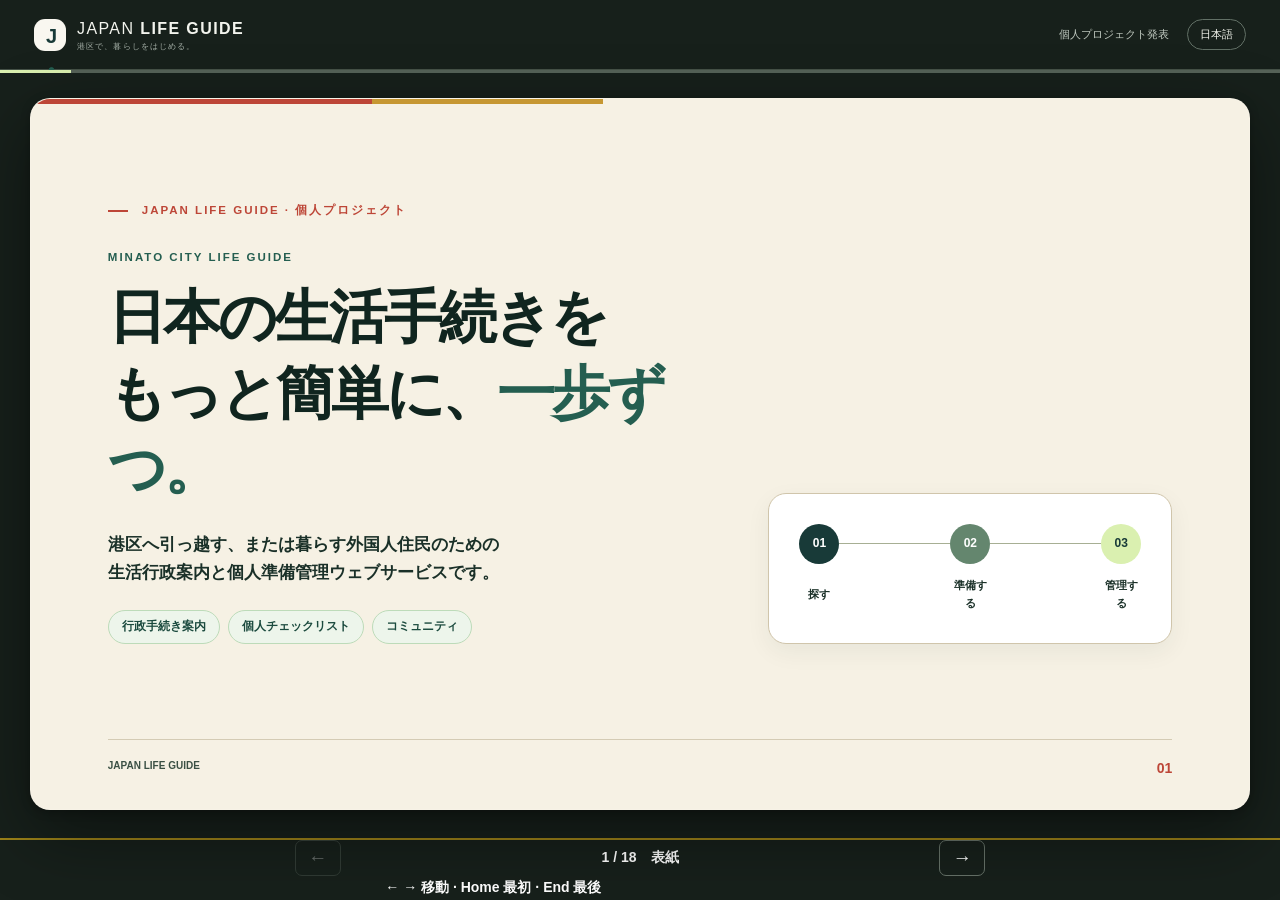
<file: index.html>
<!doctype html>
<html lang="ko">
<head>
  <meta charset="utf-8">
  <meta name="viewport" content="width=device-width, initial-scale=1">
  <meta name="description" content="JAPAN LIFE GUIDE 個人プロジェクト発表">
  <title>JAPAN LIFE GUIDE | プロジェクト発表</title>
  <link rel="stylesheet" href="docs/assets/portfolio.css">
  <link rel="stylesheet" href="docs/assets/deck-fixes.css">
</head>
<body>
  <a class="skip-link" href="#slide-content">本文へ移動</a>
  <header class="deck-header">
    <a class="brand" href="#slide-1" aria-label="最初のスライドへ移動"><span class="brand-mark" aria-hidden="true">J<span>•</span></span><span>JAPAN <strong>LIFE GUIDE</strong><small>港区で、暮らしをはじめる。</small></span></a>
    <div class="header-meta"><span>個人プロジェクト発表</span><span class="lang-chip">日本語</span></div>
  </header>

  <main class="deck-shell" id="slide-content">
    <div class="deck-progress" aria-hidden="true"><i id="progress-bar"></i></div>
    <section class="slide active cover-slide" id="slide-1" data-title="表紙" aria-label="1. 表紙">
      <div class="slide-topline"><span class="accent-line"></span><p>JAPAN LIFE GUIDE · 個人プロジェクト</p></div>
      <div class="cover-layout">
        <div><p class="eyebrow">MINATO CITY LIFE GUIDE</p><h1>日本の生活手続きを<br>もっと簡単に、<em>一歩ずつ。</em></h1><p class="lead">港区へ引っ越す、または暮らす外国人住民のための<br>生活行政案内と個人準備管理ウェブサービスです。</p><div class="tag-list"><span>行政手続き案内</span><span>個人チェックリスト</span><span>コミュニティ</span></div></div>
        <div class="cover-route" aria-label="サービスの流れ"><b>01</b><i></i><b>02</b><i></i><b>03</b><small>探す</small><small>準備する</small><small>管理する</small></div>
      </div>
      <div class="slide-footer-line"><span>JAPAN LIFE GUIDE</span><strong>01</strong></div>
    </section>

    <section class="slide" id="slide-2" data-title="課題の定義" aria-label="2. 課題の定義">
      <div class="slide-topline"><span class="accent-line"></span><p>01 · 課題</p></div>
      <div class="two-column hero-copy"><div><p class="eyebrow">このサービスの理由</p><h2>生活行政の情報は<br>分散していて、準備は<br><em>人によって異なります。</em></h2></div><div class="copy-panel"><p>引っ越し・住民登録・生活手続きは、機関ごとの案内をそれぞれ確認する必要があります。必要書類と順序を確認した後も、個人の準備状況と訪問予定を別々に管理しなければなりません。</p><p>JAPAN LIFE GUIDEは公開されている行政案内を一つにまとめ、ログインした会員が自分の準備項目を続けて管理できるように構成しました。</p></div></div>
      <div class="slide-footer-line"><span>課題の定義</span><strong>02</strong></div>
    </section>

    <section class="slide" id="slide-3" data-title="サービス範囲" aria-label="3. サービス範囲">
      <div class="slide-topline"><span class="accent-line"></span><p>02 · サービス範囲</p></div><p class="eyebrow">一つのサービス、三つの流れ</p><h2>案内を探し、準備を管理し、<br><em>経験を共有します。</em></h2>
      <div class="scope-grid"><article><span>01</span><h3>公開案内</h3><p>手続き、書類、手順、機関、公式情報を多言語で確認します。</p></article><article><span>02</span><h3>個人管理</h3><p>必要な手続きを保存し、チェックリストと予定で準備します。</p></article><article><span>03</span><h3>コミュニティ</h3><p>生活経験を投稿し、コメント・いいね・通報を利用します。</p></article></div>
      <div class="slide-footer-line"><span>サービス範囲</span><strong>03</strong></div>
    </section>

    <section class="slide" id="slide-4" data-title="技術スタック" aria-label="4. 技術スタック">
      <div class="slide-topline"><span class="accent-line"></span><p>03 · 技術スタック</p></div>
      <div class="split-heading"><div><p class="eyebrow">実装環境</p><h2>現在のプロジェクトで<br>使用している技術です。</h2></div><p>ライブラリとバージョンは実際のMaven設定を基準に整理しました。</p></div>
      <div class="stack-grid"><article><span>BACKEND</span><strong>Java 17</strong><p>Spring Boot 3.5.16<br>Security · Bean Validation</p><div class="badge-chip">Spring Boot 3.5</div></article><article><span>DATABASE</span><strong>Oracle · MyBatis</strong><p>100% XML Mapper 分離<br>H2 Oracle Mode 互換</p><div class="badge-chip orange">MyBatis 100%</div></article><article><span>FRONTEND</span><strong>JSP · JSTL</strong><p>HTML5 · CSS3 · ES6+<br>fetch API 非同期通信</p><div class="badge-chip blue">fetch API 非同期</div></article><article><span>QUALITY</span><strong>41 Tests</strong><p>MockMvc 統合テスト<br>Oracle 11g 互換検証</p><div class="badge-chip">41 Tests PASS</div></article></div>
      <div class="slide-footer-line"><span>技術スタック</span><strong>04</strong></div>
    </section>

    <section class="slide" id="slide-5" data-title="リクエスト処理" aria-label="5. リクエスト処理">
      <div class="slide-topline"><span class="accent-line"></span><p>04 · リクエストフロー</p></div><p class="eyebrow">MYBATISを使ったMVC</p><h2>画面からのリクエストは検証と業務処理を経て<br><em>Oracleのデータへつながります。</em></h2>
      <div class="flow-row"><article><strong>JSP</strong><span>画面表示</span></article><i>→</i><article><strong>Controller</strong><span>リクエスト受信</span></article><i>→</i><article><strong>Service</strong><span>検証・業務処理</span></article><i>→</i><article><strong>Mapper</strong><span>SQL実行</span></article><i>→</i><article><strong>Oracle</strong><span>データ保存</span></article></div><p class="bottom-note">例：コミュニティ投稿は、ログイン確認 → 入力値検証 → 投稿保存 → 詳細画面への移動という順序で処理します。</p>
      <div class="slide-footer-line"><span>リクエスト処理</span><strong>05</strong></div>
    </section>

    <section class="slide" id="slide-6" data-title="行政手続き案内" aria-label="6. 行政手続き案内">
      <div class="slide-topline"><span class="accent-line"></span><p>05 · 手続き案内</p></div>
      <div class="two-column"><div><p class="eyebrow">公開情報</p><h2>手続きごとに必要な情報を<br><em>一つの画面で確認します。</em></h2><p class="lead small-lead">公開状態の手続きだけを一覧と詳細画面で表示します。</p></div><div class="procedure-card-demo"><div><span class="mini-tag">生活行政</span><b>転入に関する案内</b><p>対象 · 期限 · 書類 · 手順 · 機関 · 公式情報</p></div><ol><li>対象と条件を確認</li><li>必要書類を準備</li><li>窓口訪問または申請</li></ol></div></div>
      <div class="feature-pills"><span>初期案内19件</span><span>検索</span><span>分類フィルター</span><span>ページ分割</span><span>公式情報の確認日</span></div>
      <div class="slide-footer-line"><span>行政手続き案内</span><strong>06</strong></div>
    </section>

    <section class="slide" id="slide-7" data-title="多言語案内" aria-label="7. 多言語案内">
      <div class="slide-topline"><span class="accent-line"></span><p>06 · 多言語コンテンツ</p></div><p class="eyebrow">JA · KO · EN</p><h2>同じ手続きを<br><em>三つの言語で案内します。</em></h2>
      <div class="language-grid"><article><span>日本語</span><strong>基本案内の原文</strong><p>手続きと行政情報の基本表示言語です。</p></article><article><span>韓国語</span><strong>翻訳テーブル</strong><p>手続き・書類・手順・出典の韓国語表示に対応します。</p></article><article><span>英語</span><strong>翻訳テーブル</strong><p>英語の翻訳行がある場合は英語で表示します。</p></article></div>
      <div class="slide-footer-line"><span>多言語案内</span><strong>07</strong></div>
    </section>

    <section class="slide" id="slide-8" data-title="会員と認証" aria-label="8. 会員と認証">
      <div class="slide-topline"><span class="accent-line"></span><p>07 · アカウント</p></div>
      <div class="two-column"><div><p class="eyebrow">会員フロー</p><h2>会員情報を保護しながら<br><em>個人機能を提供します。</em></h2></div><div class="account-steps"><div><b>01</b><span>会員登録</span><small>ログインID・メール重複確認</small></div><div><b>02</b><span>メール認証</span><small>認証コードの確認</small></div><div><b>03</b><span>ログイン</span><small>BCryptハッシュのパスワード検証</small></div><div><b>04</b><span>アカウント管理</span><small>ログインID検索・パスワード再設定・変更</small></div></div></div>
      <div class="slide-footer-line"><span>会員と認証</span><strong>08</strong></div>
    </section>

    <section class="slide" id="slide-9" data-title="個人チェックリスト" aria-label="9. 個人チェックリスト">
      <div class="slide-topline"><span class="accent-line"></span><p>08 · 個人タスク</p></div>
      <div class="split-heading"><div><p class="eyebrow">保存して準備する</p><h2>案内を保存すると<br><em>自分の準備リストになります。</em></h2></div><div class="check-demo"><p>転入に関する案内</p><label><i>✓</i> 必要書類を確認</label><label><i>✓</i> 訪問予定を登録</label><label><i></i> 申請前に最終確認</label><b>準備中</b></div></div>
      <div class="feature-pills"><span>手続き保存</span><span>書類コピー作成</span><span>チェック状態保存</span><span>準備状態の自動計算</span><span>改訂番号の比較</span></div>
      <div class="slide-footer-line"><span>個人チェックリスト</span><strong>09</strong></div>
    </section>

    <section class="slide" id="slide-10" data-title="予定カレンダー" aria-label="10. 予定カレンダー">
      <div class="slide-topline"><span class="accent-line"></span><p>09 · カレンダー</p></div>
      <div class="two-column"><div><p class="eyebrow">タスクイベント</p><h2>準備する予定を<br><em>カレンダーで管理します。</em></h2><p class="lead small-lead">手続きごとの予定登録、完了への変更、削除に対応します。</p></div><div class="calendar-demo"><header><b>‹</b><strong>2026年10月</strong><b>›</b></header><div class="week"><span>日</span><span>月</span><span>火</span><span>水</span><span>木</span><span>金</span><span>土</span></div><div class="days"><i></i><i></i><i></i><i>1</i><i>2</i><i>3</i><i>4</i><i>5</i><i>6</i><i class="event">7<b>1</b></i><i>8</i><i>9</i><i>10</i><i>11</i></div></div></div>
      <div class="slide-footer-line"><span>予定カレンダー</span><strong>10</strong></div>
    </section>

    <section class="slide" id="slide-11" data-title="コミュニティ" aria-label="11. コミュニティ">
      <div class="slide-topline"><span class="accent-line"></span><p>10 · コミュニティ</p></div><p class="eyebrow">生活経験の共有と非同期UX</p><h2>生活経験を共有し、<br><em>fetch APIでスムーズに反応します。</em></h2>
      <div class="community-demo"><aside><b>すべての投稿</b><span>行政手続き</span><span>住まい・生活</span><span>留学生生活</span><span>就職・仕事</span></aside><article><small>生活 · 2026.10.02</small><h3>日本での生活を始めるときに準備したこと</h3><p>投稿本文、画像添付、そしてfetch APIによる画面再読込のない非同期コメント・いいね・ブックマークを提供します。</p><footer>閲覧数 · いいね · コメント</footer></article></div>
      <div class="feature-pills"><span class="badge-chip">⚡ 非同期コメント (作成・修正・削除)</span><span class="badge-chip">⚡ 即時いいね・ブックマーク</span><span class="badge-chip">画像マジックナンバー検証</span></div>
      <div class="slide-footer-line"><span>コミュニティ</span><strong>11</strong></div>
    </section>

    <section class="slide" id="slide-12" data-title="コミュニティ保護" aria-label="12. コミュニティ保護">
      <div class="slide-topline"><span class="accent-line"></span><p>11 · コミュニティの安全</p></div>
      <div class="two-column"><div><p class="eyebrow">反応と通報</p><h2>反応機能と通報処理を<br><em>分けて管理します。</em></h2></div><div class="safety-grid"><article><b>いいね</b><p>会員ごとの重複反応を防ぎ、現在の数を表示します。</p></article><article><b>ブックマーク</b><p>会員が関心のある投稿を保存し、一覧から確認できます。</p></article><article><b>通報</b><p>投稿・コメントの通報理由と処理状態を管理します。</p></article><article><b>監査履歴</b><p>管理者による通報処理の前後の状態を記録します。</p></article></div></div>
      <div class="slide-footer-line"><span>コミュニティ保護</span><strong>12</strong></div>
    </section>

    <section class="slide" id="slide-13" data-title="管理者機能" aria-label="13. 管理者機能">
      <div class="slide-topline"><span class="accent-line"></span><p>12 · 管理者</p></div><p class="eyebrow">ROLE ADMIN</p><h2>管理者だけに<br><em>安全な運営機能を提供します。</em></h2>
      <div class="admin-grid"><article><span>MEMBER</span><strong>会員管理</strong><p>会員の役割(ROLE)と状態(ACTIVE/INACTIVE)を変更し、監査ログを記録します。</p></article><article><span>CONTENT</span><strong>行政コンテンツ</strong><p>手続き・書類・手順・公式機関を登録・編集し、多言語翻訳と公開状態を管理します。</p></article><article><span>COMMUNITY</span><strong>投稿・通報管理</strong><p>Oracle 11g ROWNUMによる10件単位のページング、投稿状態変更、通報処理を行います。</p><div class="badge-chip orange">10件ページング (ROWNUM)</div></article></div>
      <div class="slide-footer-line"><span>管理者機能</span><strong>13</strong></div>
    </section>

    <section class="slide" id="slide-14" data-title="データベース設計" aria-label="14. データベース設計">
      <div class="slide-topline"><span class="accent-line"></span><p>13 · データベース設計</p></div>
      <div class="split-heading"><div><p class="eyebrow">ORACLE AND MYBATIS</p><h2>共通案内と個人記録を<br><em>分けて保存します。</em></h2></div><p>実際の列・データ型・制約条件の基準はOracle DDLです。</p></div>
      <div class="db-grid"><article><b>案内データ</b><span>REGION · CATEGORY · PROCEDURE · DOCUMENT · STEP · SOURCE · OFFICE</span></article><article><b>会員データ</b><span>MEMBER · EMAIL_VERIFICATION · PASSWORD_RESET</span></article><article><b>個人記録</b><span>USER_TASK · USER_CHECK · USER_TASK_EVENT</span></article><article><b>コミュニティ</b><span>POST · COMMENT · IMAGE · LIKE · BOOKMARK · REPORT · NOTIFICATION</span></article></div>
      <div class="slide-footer-line"><span>データベース設計</span><strong>14</strong></div>
    </section>

    <section class="slide" id="slide-15" data-title="セキュリティと整合性" aria-label="15. セキュリティと整合性">
      <div class="slide-topline"><span class="accent-line"></span><p>14 · セキュリティと整合性</p></div><p class="eyebrow">サーバー側の検証とUX配慮</p><h2>画面だけを信頼せず、<br><em>サーバーとDBで厳格に検証します。</em></h2>
      <div class="security-list"><div><strong>BCrypt</strong><span>パスワードの原文ではなくハッシュを保存します。</span></div><div><strong>CSRF &amp; IDOR</strong><span>全変更リクエストにCSRF検証、本人以外の直接操作を遮断します。</span></div><div><strong>入力保持 &amp; 検証</strong><span>Bean Validation(@Valid)とエラー時の入力値復元（入力消失防止）を適用。</span></div><div><strong>ファイル検証</strong><span>拡張子偽装を防ぐため画像バイナリヘッダー（マジックナンバー）を検査します。</span></div></div>
      <div class="slide-footer-line"><span>セキュリティと整合性</span><strong>15</strong></div>
    </section>

    <section class="slide" id="slide-16" data-title="検証" aria-label="16. 検証">
      <div class="slide-topline"><span class="accent-line"></span><p>15 · 検証</p></div>
      <div class="two-column"><div><p class="eyebrow">テストとレビュー</p><h2>修正後は<br><em>実行結果で確認しました。</em></h2></div><div class="result-panel"><strong>41</strong><span>統合テスト合格</span><hr><p>H2プレビュー環境で会員・個人チェックリスト・コミュニティ・通報・管理機能を検証しました。</p><ul><li>HTTP公開・認証・IDOR権限検証を確認</li><li>MyBatis 100% SQLマッパー移行を検証</li><li>Oracle 11g ROWNUMページ分割・CLOB変換を検証</li></ul></div></div>
      <div class="slide-footer-line"><span>検証</span><strong>16</strong></div>
    </section>

    <section class="slide" id="slide-17" data-title="GitHub Pages" aria-label="17. GitHub Pages">
      <div class="slide-topline"><span class="accent-line"></span><p>16 · 静的ポートフォリオ</p></div><p class="eyebrow">GITHUB PAGES &amp; PDF EXPORT</p><h2>この発表ページは静的公開され、<br><em>高解像度PDFとしても出力できます。</em></h2>
      <div class="pages-grid"><article><b>GitHub Pages での閲覧</b><p>HTML・CSS・JavaScriptで構築した発表スライドをWeb上でインタラクティブに操作可能です。</p></article><article><b>PDF エクスポート対応</b><p>印刷スタイル(@media print)に対応。ブラウザで [Ctrl + P] を押すだけで、全18枚の16:9横向き高画質PDFとして保存できます。</p><div class="badge-chip">Ctrl + P でPDF保存可能</div></article></div>
      <div class="slide-footer-line"><span>静的ポートフォリオ</span><strong>17</strong></div>
    </section>

    <section class="slide" id="slide-18" data-title="まとめ" aria-label="18. まとめ">
      <div class="slide-topline"><span class="accent-line"></span><p>17 · まとめ</p></div>
      <div class="closing"><p class="eyebrow">JAPAN LIFE GUIDE</p><h2>案内を探す段階から<br>準備を管理する段階まで、<br><em>一つの流れにつなげました。</em></h2><p class="lead">行政手続き案内 · 会員個人管理 · コミュニティ · 管理者機能 · Oracleデータ設計</p><div class="tag-list"><span>Java 17</span><span>Spring Boot</span><span>JSP</span><span>Oracle</span><span>MyBatis</span></div><p class="thanks">ありがとうございました。</p><strong>Q &amp; A</strong></div>
      <div class="slide-footer-line"><span>まとめ</span><strong>18</strong></div>
    </section>
  </main>

  <footer class="deck-controls" aria-label="スライド移動"><button type="button" id="prev-button" aria-label="前のスライド">←</button><span id="slide-status" aria-live="polite">1 / 18　表紙</span><button type="button" id="next-button" aria-label="次のスライド">→</button><span class="keyboard-help">← → 移動 · Home 最初 · End 最後</span></footer>
  <script src="docs/assets/portfolio.js"></script>
</body>
</html>
</file>
<file: docs/assets/portfolio.css>
:root{--ink:#183a38;--deep:#122c29;--paper:#f6f1e4;--paper-soft:#fcf9f1;--muted:#69746c;--green:#245e50;--accent:#daf0b0;--red:#bd4637;--gold:#c69732;--line:#d9cfb8;--radius:20px}*{box-sizing:border-box}html,body{height:100%}body{margin:0;overflow:hidden;background:#17201b;color:var(--ink);font-family:"Yu Gothic","Meiryo","Malgun Gothic",system-ui,sans-serif;line-height:1.7}.skip-link{position:absolute;z-index:10;left:16px;top:-80px;background:#fff;padding:10px;color:var(--ink)}.skip-link:focus{top:12px}.deck-header{height:70px;padding:0 34px;border-bottom:1px solid #455147;display:flex;align-items:center;justify-content:space-between;color:#f3f4ee}.brand{display:flex;align-items:center;gap:11px;color:inherit;text-decoration:none;font-size:16px;letter-spacing:1.4px;font-weight:500}.brand strong{font-weight:800}.brand small{display:block;margin-top:-2px;color:#a5afa7;font-size:8px;letter-spacing:1.1px}.brand-mark{display:grid;place-items:center;width:32px;height:32px;border-radius:11px;background:#f9f7f0;color:var(--ink);font-size:20px;font-weight:800;letter-spacing:-3px}.brand-mark span{color:var(--green)}.header-meta{display:flex;align-items:center;gap:18px;color:#bec7be;font-size:11px}.lang-chip{border:1px solid #627066;border-radius:99px;padding:5px 12px;color:#f5f6ef}.deck-shell{position:relative;display:grid;place-items:center;height:calc(100vh - 132px);padding:28px 30px}.deck-progress{position:absolute;top:0;left:0;right:0;height:3px;background:#566258}.deck-progress i{display:block;width:5.555%;height:100%;background:var(--accent);transition:width .2s ease}.slide{display:none;position:relative;width:min(100%,1410px);height:min(100%,780px);min-height:0;padding:clamp(38px,5vw,78px) clamp(42px,6vw,94px) 54px;overflow:auto;border-radius:20px;background:var(--paper);box-shadow:0 20px 55px #00000035}.slide.active{display:block;animation:appear .22s ease}@keyframes appear{from{opacity:.1;transform:translateX(12px)}to{opacity:1;transform:none}}.slide::before{content:"";position:absolute;top:0;left:0;width:28%;height:5px;background:var(--red)}.slide::after{content:"";position:absolute;top:0;left:28%;width:19%;height:5px;background:var(--gold)}.slide-topline{display:flex;align-items:center;gap:14px;color:var(--red);font-size:11px;font-weight:800;letter-spacing:2px}.slide-topline p{margin:0}.accent-line{display:block;width:20px;height:2px;background:var(--red)}.eyebrow{margin:0 0 13px;color:#708074;font-size:10px;font-weight:800;letter-spacing:2.1px}h1,h2,h3,p{margin-top:0}h1{margin:0;font-size:clamp(42px,4.5vw,72px);line-height:1.31;letter-spacing:-3px}h2{margin:0;font-size:clamp(31px,3.2vw,53px);line-height:1.4;letter-spacing:-2.4px}h1 em,h2 em{color:var(--green);font-style:normal}.lead{margin:24px 0 0;color:#47534b;font-size:clamp(14px,1.3vw,19px)}.small-lead{font-size:15px}.cover-slide{padding-top:clamp(62px,8vw,120px)}.cover-layout{display:grid;grid-template-columns:1.2fr .8fr;align-items:end;gap:55px;margin-top:27px}.cover-route{display:grid;grid-template-columns:40px 1fr 40px 1fr 40px;align-items:center;padding:30px;border:1px solid #d4c9ad;border-radius:18px;background:#f0e8d5}.cover-route b{display:grid;place-items:center;width:40px;height:40px;border-radius:50%;background:var(--ink);color:#fff;font-size:12px}.cover-route b:nth-of-type(2){background:#64866e}.cover-route b:nth-of-type(3){background:var(--accent);color:var(--ink)}.cover-route i{height:1px;background:#a7af94}.cover-route small{margin-top:12px;color:#647065;font-size:10px;text-align:center}.tag-list,.feature-pills{display:flex;flex-wrap:wrap;gap:8px;margin-top:23px}.tag-list span,.feature-pills span{border:1px solid #cdbf9f;border-radius:99px;padding:6px 13px;color:#786649;font-size:11px}.slide-footer-line{position:absolute;bottom:28px;left:clamp(42px,6vw,94px);right:clamp(42px,6vw,94px);display:flex;justify-content:space-between;padding-top:17px;border-top:1px solid var(--line);color:#807766;font-size:10px}.slide-footer-line strong{color:var(--red);font-size:13px}.two-column{display:grid;grid-template-columns:1fr 1fr;gap:68px;align-items:center;height:calc(100% - 55px)}.hero-copy{margin-top:50px}.copy-panel{padding:32px;border-left:3px solid var(--green);background:var(--paper-soft);color:#46544d;font-size:16px}.copy-panel p:last-child{margin-bottom:0}.scope-grid,.stack-grid,.language-grid,.admin-grid,.db-grid,.pages-grid{display:grid;grid-template-columns:repeat(3,minmax(0,1fr));gap:16px;margin-top:32px}.scope-grid article,.language-grid article,.admin-grid article,.pages-grid article{min-height:195px;padding:24px;border:1px solid #ded5c0;border-radius:14px;background:var(--paper-soft)}.scope-grid span{color:var(--red);font-size:11px;font-weight:800}.scope-grid h3,.language-grid strong,.admin-grid strong{display:block;margin:32px 0 9px;font-size:19px}.scope-grid p,.language-grid p,.admin-grid p,.pages-grid p{margin:0;color:#59665d;font-size:13px}.split-heading{display:grid;grid-template-columns:1fr .72fr;align-items:end;gap:70px;height:calc(100% - 64px);padding-bottom:78px}.split-heading>p{margin:0;color:#5c685f;font-size:14px}.stack-grid{grid-template-columns:repeat(4,minmax(0,1fr));margin-top:-65px}.stack-grid article{min-height:176px;padding:21px;border-top:3px solid var(--green);background:var(--paper-soft)}.stack-grid span,.admin-grid span{display:block;color:#718276;font-size:10px;font-weight:800;letter-spacing:1.7px}.stack-grid strong{display:block;margin:22px 0 7px;font-size:17px}.stack-grid p{margin:0;color:#5d685f;font-size:12px}.flow-row{display:flex;align-items:center;gap:8px;margin-top:52px}.flow-row article{display:flex;flex:1;min-height:105px;flex-direction:column;justify-content:center;padding:16px;border:1px solid #ddd3bd;border-radius:12px;background:var(--paper-soft);text-align:center}.flow-row strong{font-size:15px}.flow-row span{color:#647066;font-size:11px}.flow-row i{color:#9a855e;font-style:normal}.bottom-note{margin:28px 0 0;color:#59665d;font-size:12px}.procedure-card-demo{padding:27px;border-radius:16px;background:var(--ink);color:#fff}.procedure-card-demo>div{padding-bottom:17px;border-bottom:1px solid #44635c}.procedure-card-demo b{display:block;margin-top:12px;font-size:20px}.procedure-card-demo p{margin:6px 0 0;color:#d1ded8;font-size:12px}.mini-tag{display:inline-block;border-radius:5px;background:#e4efdc;color:#416440;padding:4px 8px;font-size:10px}.procedure-card-demo ol{margin:20px 0 0;padding-left:21px;color:#dbe8e0;font-size:13px}.procedure-card-demo li{padding:4px 0}.language-grid{margin-top:38px}.language-grid article{min-height:210px}.language-grid article>span{color:var(--red);font-size:15px;font-weight:800}.account-steps{display:grid;grid-template-columns:1fr 1fr;gap:10px}.account-steps>div{padding:17px;border:1px solid #ded5c0;background:var(--paper-soft)}.account-steps b{color:var(--red);font-size:12px}.account-steps span,.account-steps small{display:block}.account-steps span{margin:11px 0 3px;font-weight:800}.account-steps small{color:#657067;font-size:11px}.check-demo{padding:28px;border-radius:15px;background:var(--paper-soft);border:1px solid #ded5c0}.check-demo p{margin-bottom:14px;font-weight:800}.check-demo label{display:block;padding:8px 0;border-top:1px solid #e3dac5;color:#526057;font-size:13px}.check-demo i{display:inline-grid;place-items:center;width:18px;height:18px;margin-right:8px;border:1px solid #9ab38d;border-radius:50%;color:#537945;font-style:normal;font-size:11px}.check-demo b{display:inline-block;margin-top:17px;border-radius:99px;background:#e1efda;color:#426a3c;padding:5px 10px;font-size:10px}.calendar-demo{padding:21px;border:1px solid #ded5c0;border-radius:15px;background:var(--paper-soft)}.calendar-demo header{display:flex;justify-content:space-between;align-items:center;margin-bottom:13px}.calendar-demo header b{display:grid;place-items:center;width:28px;height:28px;border:1px solid #d9d2c4;border-radius:50%}.week,.days{display:grid;grid-template-columns:repeat(7,1fr);gap:4px;text-align:center}.week{color:#788278;font-size:10px}.days{margin-top:6px}.days i{display:grid;place-items:center;position:relative;aspect-ratio:1;border-radius:7px;background:#edf1e9;color:#536057;font-style:normal;font-size:11px}.days i:empty{background:transparent}.days .event{background:#dcebd5;color:#315d48;font-weight:800}.days b{position:absolute;right:3px;bottom:2px;border-radius:50%;background:var(--green);color:#fff;width:12px;height:12px;font-size:8px;line-height:12px}.community-demo{display:grid;grid-template-columns:180px 1fr;gap:16px;margin-top:30px}.community-demo aside{display:flex;flex-direction:column;gap:5px;padding:16px;border-radius:14px;background:#edf2e9;color:#657269;font-size:12px}.community-demo aside b{margin-bottom:7px;color:var(--green)}.community-demo aside span:first-of-type{padding:7px;border-radius:6px;background:#dcebd5;color:var(--green);font-weight:800}.community-demo article{padding:25px;border:1px solid #ded5c0;border-radius:14px;background:var(--paper-soft)}.community-demo small{color:#7d887f;font-size:11px}.community-demo h3{margin:10px 0 8px;font-size:22px}.community-demo p{color:#5e6b61;font-size:13px}.community-demo footer{padding-top:12px;border-top:1px solid #e3dac5;color:#6c796e;font-size:11px}.safety-grid{display:grid;grid-template-columns:1fr 1fr;gap:11px}.safety-grid article{padding:19px;border-left:3px solid #87a072;background:var(--paper-soft)}.safety-grid b{font-size:15px}.safety-grid p{margin:6px 0 0;color:#5a675e;font-size:12px}.admin-grid{margin-top:35px}.admin-grid article{min-height:205px}.db-grid{display:grid;grid-template-columns:1fr 1fr;gap:12px;margin-top:-58px}.db-grid article{padding:19px;border:1px solid #ded5c0;border-radius:12px;background:var(--paper-soft)}.db-grid b,.db-grid span{display:block}.db-grid b{margin-bottom:7px;color:var(--green);font-size:16px}.db-grid span{color:#5b675f;font-size:12px}.security-list{display:grid;grid-template-columns:1fr 1fr;gap:12px;margin-top:31px}.security-list>div{display:flex;gap:18px;align-items:baseline;padding:18px;border-bottom:1px solid #d9cfb8}.security-list strong{min-width:104px;color:var(--red);font-size:14px}.security-list span{color:#566359;font-size:13px}.result-panel{padding:30px;border-radius:15px;background:var(--ink);color:#fff}.result-panel>strong{display:block;color:var(--accent);font-size:64px;line-height:1}.result-panel>span{font-size:16px;font-weight:800}.result-panel hr{border:0;border-top:1px solid #48645e;margin:20px 0}.result-panel p,.result-panel li{color:#d4e0da;font-size:12px}.result-panel ul{margin:14px 0 0;padding-left:20px}.pages-grid{grid-template-columns:1fr 1fr;max-width:920px}.pages-grid article{min-height:180px}.pages-grid b{display:block;margin-bottom:12px;font-size:17px}.closing{margin-top:38px}.closing h2{max-width:900px}.thanks{margin:34px 0 0;color:#516058;font-size:15px}.closing>strong{position:absolute;right:clamp(42px,6vw,94px);bottom:76px;color:var(--red);font-size:32px}.deck-controls{height:62px;border-top:2px solid #9d8319;display:grid;grid-template-columns:1fr auto 1fr;align-items:center;padding:0 34px;color:#ecf0e9}.deck-controls button{justify-self:center;width:46px;height:36px;border:1px solid #667268;border-radius:7px;background:transparent;color:#fff;font-size:19px;cursor:pointer}.deck-controls button:hover:not(:disabled){border-color:var(--accent);color:var(--accent)}.deck-controls button:disabled{opacity:.3;cursor:default}.deck-controls span{font-size:13px;font-weight:800}.keyboard-help{justify-self:end;color:#aab5ab;font-size:10px!important;font-weight:500!important}@media(max-width:900px){body{overflow:auto}.deck-header{padding:0 20px}.header-meta>span:first-child{display:none}.deck-shell{height:auto;min-height:calc(100vh - 132px);padding:18px}.slide{height:min(760px,calc(100vh - 168px));padding:39px 33px 52px}.two-column,.split-heading{gap:30px}.cover-layout{gap:25px}.flow-row{margin-top:30px}.flow-row article{min-height:80px}.flow-row i{display:none}.deck-controls{padding:0 20px}.keyboard-help{display:none}}@media(max-width:650px){.deck-header{height:60px}.brand{font-size:13px}.brand-mark{width:28px;height:28px;font-size:17px}.deck-shell{height:calc(100vh - 114px);padding:10px}.slide{height:100%;padding:30px 24px 46px;border-radius:13px}.slide-topline{font-size:9px}.two-column,.cover-layout,.split-heading{display:block;height:auto;margin-top:30px}.two-column>div+div,.cover-layout>div+div{margin-top:24px}h1{font-size:37px}h2{font-size:29px}.lead{font-size:13px}.scope-grid,.stack-grid,.language-grid,.admin-grid,.db-grid,.security-list,.pages-grid{grid-template-columns:1fr 1fr;gap:8px;margin-top:20px}.scope-grid article,.language-grid article,.admin-grid article,.pages-grid article,.stack-grid article{min-height:0;padding:14px}.scope-grid h3,.language-grid strong,.admin-grid strong{margin:15px 0 7px;font-size:14px}.scope-grid p,.language-grid p,.admin-grid p,.pages-grid p,.stack-grid p{font-size:10px}.stack-grid strong{margin:13px 0 5px;font-size:13px}.flow-row{display:grid;grid-template-columns:1fr 1fr;gap:7px;margin-top:20px}.flow-row article{min-height:65px;padding:8px}.flow-row strong{font-size:12px}.flow-row span{font-size:9px}.community-demo{grid-template-columns:1fr;gap:8px;margin-top:18px}.community-demo aside{display:none}.community-demo article{padding:16px}.community-demo h3{font-size:17px}.feature-pills{margin-top:15px}.tag-list span,.feature-pills span{padding:4px 8px;font-size:9px}.account-steps,.safety-grid{gap:7px}.account-steps>div,.safety-grid article{padding:12px}.account-steps span,.safety-grid b{font-size:12px}.account-steps small,.safety-grid p{font-size:9px}.calendar-demo{padding:13px}.security-list>div{display:block;padding:10px}.security-list strong{display:block;margin-bottom:5px}.security-list span{font-size:10px}.result-panel{padding:21px}.result-panel>strong{font-size:48px}.result-panel p,.result-panel li{font-size:10px}.closing{margin-top:25px}.closing>strong{right:24px;bottom:66px;font-size:24px}.slide-footer-line{bottom:20px;left:24px;right:24px;padding-top:10px}.deck-controls{height:54px;padding:0 15px}.deck-controls span{font-size:11px}.deck-controls button{width:40px;height:31px}.cover-route{padding:16px}.cover-route b{width:32px;height:32px;font-size:10px}.db-grid span{font-size:9px}}
</file>
<file: docs/assets/deck-fixes.css>
/* ==========================================================================
   JAPAN LIFE GUIDE DECK - COMPREHENSIVE TYPOGRAPHY & CONTRAST OVERHAUL
   Applies bold, high-contrast, crystal-clear styling across ALL 18 slides
   ========================================================================== */

/* 1. Global Typography & Windows Font Smoothing */
body {
  font-family: -apple-system, BlinkMacSystemFont, "Segoe UI", "Pretendard", "Hiragino Kaku Gothic ProN", "Meiryo", "Yu Gothic Medium", "YuGothic", "Malgun Gothic", sans-serif !important;
  -webkit-font-smoothing: antialiased !important;
  -moz-osx-font-smoothing: grayscale !important;
  text-rendering: optimizeLegibility !important;
  color: #142822 !important;
}

/* Slide Shell & Frame */
.slide {
  box-shadow: 0 24px 70px rgba(0, 0, 0, 0.42), 0 2px 10px rgba(0, 0, 0, 0.25) !important;
  border: 1px solid rgba(255, 255, 255, 0.08) !important;
}

/* Headings & Section Labels across all slides */
h1, h2, h3 {
  color: #10251f !important;
  font-weight: 800 !important;
}

.eyebrow {
  color: #245e50 !important;
  font-weight: 800 !important;
  font-size: 11.5px !important;
  letter-spacing: 2px !important;
}

.lead, .small-lead {
  color: #1a3028 !important;
  font-weight: 600 !important;
  line-height: 1.7 !important;
}

/* Slide topline category */
.slide-topline p {
  color: #bd4637 !important;
  font-weight: 800 !important;
  letter-spacing: 2px !important;
  font-size: 11.5px !important;
}

/* Slide footer metadata */
.slide-footer-line {
  color: #3b5044 !important;
  font-weight: 700 !important;
  border-top: 1.5px solid #d4cbb4 !important;
}
.slide-footer-line strong {
  color: #bd4637 !important;
  font-weight: 900 !important;
  font-size: 14px !important;
}

/* ==========================================================================
   2. SLIDE 1: Cover Slide
   ========================================================================== */
.cover-route {
  background: #ffffff !important;
  border: 1.5px solid #d0c5ab !important;
  box-shadow: 0 8px 24px rgba(24, 58, 56, 0.06) !important;
}
.cover-route small {
  color: #1a3028 !important;
  font-weight: 700 !important;
  font-size: 11px !important;
  margin-top: 12px !important;
}
.cover-route small:nth-of-type(1){grid-column:1}
.cover-route small:nth-of-type(2){grid-column:3}
.cover-route small:nth-of-type(3){grid-column:5}
@media(max-width:900px){.cover-layout{grid-template-columns:1fr}.cover-route{max-width:620px}}

/* ==========================================================================
   3. SLIDE 2: Problem & Mission Copy Panel
   ========================================================================== */
.copy-panel {
  padding: 32px !important;
  border-left: 5px solid var(--green) !important;
  border-top: 1px solid #d4cbb4 !important;
  border-right: 1px solid #d4cbb4 !important;
  border-bottom: 1px solid #d4cbb4 !important;
  background: #ffffff !important;
  border-radius: 0 16px 16px 0 !important;
  box-shadow: 0 8px 24px rgba(24, 58, 56, 0.06) !important;
}
.copy-panel p {
  color: #152923 !important;
  font-size: 16.5px !important;
  font-weight: 600 !important;
  line-height: 1.85 !important;
  margin-bottom: 16px !important;
}
.copy-panel p:last-child {
  margin-bottom: 0 !important;
}

/* ==========================================================================
   4. CARD GRIDS: Scope (Slide 3), Stack (Slide 4), Language (Slide 7),
      Safety (Slide 12), Admin (Slide 13), Pages (Slide 17)
   ========================================================================== */
.scope-grid article,
.stack-grid article,
.language-grid article,
.admin-grid article,
.pages-grid article,
.safety-grid article,
.db-grid article,
.calendar-demo {
  background: #ffffff !important;
  border: 1px solid #dcd3be !important;
  border-radius: 14px !important;
  box-shadow: 0 4px 16px rgba(24, 58, 56, 0.05) !important;
  transition: transform 0.22s ease, box-shadow 0.22s ease, border-color 0.22s ease !important;
  position: relative !important;
  overflow: hidden !important;
}

.scope-grid article:hover,
.stack-grid article:hover,
.language-grid article:hover,
.admin-grid article:hover,
.pages-grid article:hover,
.safety-grid article:hover,
.db-grid article:hover {
  transform: translateY(-3px) !important;
  box-shadow: 0 10px 24px rgba(24, 58, 56, 0.1) !important;
  border-color: #245e50 !important;
}

/* Top Accent Line on Cards */
.stack-grid article::before,
.scope-grid article::before,
.language-grid article::before,
.admin-grid article::before,
.pages-grid article::before {
  content: "";
  position: absolute;
  top: 0;
  left: 0;
  right: 0;
  height: 3px;
  background: linear-gradient(90deg, #245e50, #c69732);
}

.safety-grid article::before,
.db-grid article::before {
  content: "";
  position: absolute;
  top: 0;
  left: 0;
  right: 0;
  height: 3px;
  background: linear-gradient(90deg, #bd4637, #c69732);
}

/* Bold Card Titles & Subtitles */
.stack-grid article strong,
.scope-grid article h3,
.language-grid article strong,
.admin-grid article strong,
.pages-grid article b {
  color: #10241e !important;
  font-weight: 800 !important;
}

.stack-grid article span,
.scope-grid article span,
.language-grid article span,
.admin-grid article span {
  color: #bd4637 !important;
  font-weight: 800 !important;
  letter-spacing: 1px !important;
}

/* Bold and Legible Card Descriptions */
.stack-grid article p,
.scope-grid article p,
.language-grid article p,
.admin-grid article p,
.pages-grid article p,
.safety-grid article p {
  color: #1a3028 !important;
  font-weight: 600 !important;
  font-size: 13.5px !important;
  line-height: 1.65 !important;
}

.safety-grid article b {
  color: #bd4637 !important;
  font-weight: 800 !important;
  font-size: 16px !important;
}

/* ==========================================================================
   5. SLIDE 5: Request Processing Flow Row
   ========================================================================== */
.flow-row article {
  background: #ffffff !important;
  border: 1px solid #cad6c6 !important;
  box-shadow: 0 4px 14px rgba(24, 58, 56, 0.05) !important;
  transition: transform 0.2s ease !important;
}
.flow-row article:hover {
  transform: translateY(-2px) !important;
  border-color: #245e50 !important;
}
.flow-row article strong {
  color: #10251f !important;
  font-weight: 800 !important;
  font-size: 15px !important;
}
.flow-row article span {
  color: #2b453b !important;
  font-weight: 600 !important;
  font-size: 12px !important;
}
.flow-row i {
  color: #245e50 !important;
  font-weight: 800 !important;
  font-size: 18px !important;
}
.bottom-note {
  color: #1a3028 !important;
  font-weight: 600 !important;
  font-size: 13.5px !important;
  margin-top: 24px !important;
}

/* ==========================================================================
   6. SLIDE 6: Procedure Card Demo (High-Contrast Fix)
   ========================================================================== */
.procedure-card-demo {
  background: #ffffff !important;
  border: 1.5px solid #c5d4c1 !important;
  color: #142822 !important;
  box-shadow: 0 8px 28px rgba(24, 58, 56, 0.08) !important;
  border-radius: 16px !important;
  padding: 28px !important;
  position: relative !important;
  overflow: hidden !important;
}
.procedure-card-demo::before {
  content: "";
  position: absolute;
  top: 0;
  left: 0;
  right: 0;
  height: 4px;
  background: linear-gradient(90deg, #245e50, #c69732);
}
.procedure-card-demo > div {
  border-bottom: 1.5px solid #e2ebe0 !important;
  padding-bottom: 16px !important;
}
.procedure-card-demo b {
  display: block !important;
  margin-top: 12px !important;
  font-size: 22px !important;
  font-weight: 800 !important;
  color: #102620 !important;
  letter-spacing: -0.5px !important;
}
.procedure-card-demo p {
  margin: 8px 0 0 !important;
  color: #245e50 !important;
  font-size: 14px !important;
  font-weight: 600 !important;
  line-height: 1.5 !important;
}
.procedure-card-demo ol {
  margin: 20px 0 0 !important;
  padding-left: 24px !important;
  color: #142822 !important;
  font-size: 15px !important;
  font-weight: 600 !important;
}
.procedure-card-demo ol li {
  color: #142822 !important;
  font-weight: 600 !important;
  padding: 8px 0 !important;
  line-height: 1.5 !important;
}
.procedure-card-demo ol li::marker {
  color: #245e50 !important;
  font-weight: 800 !important;
}
.procedure-card-demo .mini-tag {
  background: #e2eedc !important;
  color: #245e50 !important;
  font-weight: 800 !important;
  border: 1px solid #b6d3b1 !important;
  padding: 4px 10px !important;
  border-radius: 6px !important;
  font-size: 11px !important;
}

/* ==========================================================================
   7. SLIDE 8: Account Steps
   ========================================================================== */
.account-steps > div {
  background: #ffffff !important;
  border: 1px solid #dcd3be !important;
  border-radius: 12px !important;
  box-shadow: 0 4px 14px rgba(24, 58, 56, 0.05) !important;
  padding: 18px !important;
  position: relative !important;
  overflow: hidden !important;
}
.account-steps > div::before {
  content: "";
  position: absolute;
  top: 0;
  left: 0;
  right: 0;
  height: 3px;
  background: linear-gradient(90deg, #bd4637, #c69732);
}
.account-steps b {
  color: #bd4637 !important;
  font-size: 13px !important;
  font-weight: 900 !important;
}
.account-steps span {
  color: #10251f !important;
  font-weight: 800 !important;
  font-size: 16px !important;
  margin: 8px 0 4px !important;
}
.account-steps small {
  color: #1a3028 !important;
  font-weight: 600 !important;
  font-size: 12px !important;
  line-height: 1.5 !important;
}

/* ==========================================================================
   8. SLIDE 9: Check Demo (Personal Checklist)
   ========================================================================== */
.check-demo {
  background: #ffffff !important;
  border: 1.5px solid #c9d5c2 !important;
  border-radius: 16px !important;
  box-shadow: 0 8px 24px rgba(24, 58, 56, 0.06) !important;
  padding: 28px !important;
  position: relative !important;
  overflow: hidden !important;
}
.check-demo::before {
  content: "";
  position: absolute;
  top: 0;
  left: 0;
  right: 0;
  height: 4px;
  background: linear-gradient(90deg, #245e50, #c69732);
}
.check-demo p {
  color: #10251f !important;
  font-weight: 800 !important;
  font-size: 18px !important;
  margin-bottom: 16px !important;
}
.check-demo label {
  color: #1a3028 !important;
  font-weight: 600 !important;
  font-size: 14px !important;
  padding: 10px 0 !important;
  border-top: 1px solid #e6eedf !important;
}
.check-demo i {
  width: 20px !important;
  height: 20px !important;
  border: 1.5px solid #245e50 !important;
  color: #245e50 !important;
  font-weight: 800 !important;
}
.check-demo b {
  background: #e2eedc !important;
  color: #245e50 !important;
  font-weight: 800 !important;
  border: 1px solid #b6d3b1 !important;
  font-size: 11px !important;
  padding: 6px 14px !important;
  margin-top: 18px !important;
}

/* ==========================================================================
   9. SLIDE 10: Calendar Demo
   ========================================================================== */
.calendar-demo {
  background: #ffffff !important;
  border: 1.5px solid #c9d5c2 !important;
  border-radius: 16px !important;
  box-shadow: 0 8px 24px rgba(24, 58, 56, 0.06) !important;
  padding: 22px !important;
}
.calendar-demo header strong {
  color: #10251f !important;
  font-weight: 800 !important;
  font-size: 17px !important;
}
.calendar-demo header b {
  border: 1px solid #c8d5c4 !important;
  color: #10251f !important;
  font-weight: 800 !important;
}
.calendar-demo .week {
  color: #245e50 !important;
  font-weight: 800 !important;
  font-size: 11.5px !important;
  margin-bottom: 6px !important;
}
.calendar-demo .days i {
  background: #f1f7ef !important;
  color: #162e26 !important;
  font-weight: 700 !important;
  font-size: 12px !important;
  border-radius: 8px !important;
}
.calendar-demo .days .event {
  background: #245e50 !important;
  color: #ffffff !important;
  font-weight: 800 !important;
}
.calendar-demo .days .event b {
  background: #bd4637 !important;
  color: #ffffff !important;
  font-weight: 900 !important;
}

/* ==========================================================================
   10. SLIDE 11: Community Demo
   ========================================================================== */
.community-demo article {
  border: 1.5px solid #d4c8b0 !important;
  box-shadow: 0 8px 24px rgba(24, 58, 56, 0.08) !important;
  border-radius: 14px !important;
  background: #ffffff !important;
  padding: 26px !important;
}
.community-demo article small {
  color: #245e50 !important;
  font-weight: 800 !important;
  font-size: 12px !important;
}
.community-demo article h3 {
  color: #10251f !important;
  font-weight: 800 !important;
  font-size: 22px !important;
}
.community-demo article p {
  color: #1a3028 !important;
  font-weight: 600 !important;
  font-size: 14px !important;
  line-height: 1.7 !important;
}
.community-demo article footer {
  border-top: 1px solid #e8e0cc !important;
  color: #3b5247 !important;
  font-weight: 700 !important;
  font-size: 12px !important;
}
.community-demo aside {
  background: #f4f8f2 !important;
  border: 1px solid #d0decb !important;
  color: #1a3028 !important;
  font-size: 12.5px !important;
}
.community-demo aside b {
  color: #164e42 !important;
  font-weight: 800 !important;
  font-size: 13.5px !important;
}
.community-demo aside span {
  font-weight: 600 !important;
  color: #20352b !important;
}
.community-demo aside span:first-of-type {
  background: #dcebd5 !important;
  color: #164e42 !important;
  font-weight: 800 !important;
}

/* ==========================================================================
   11. SLIDE 14: Database Design Grid
   ========================================================================== */
.db-grid article {
  background: #ffffff !important;
  border: 1px solid #dcd3be !important;
  border-radius: 12px !important;
  padding: 20px !important;
}
.db-grid article b {
  color: #164e42 !important;
  font-weight: 800 !important;
  font-size: 16.5px !important;
  margin-bottom: 8px !important;
}
.db-grid article span {
  color: #1c3028 !important;
  font-weight: 600 !important;
  font-size: 12.5px !important;
  line-height: 1.6 !important;
  font-family: ui-monospace, SFMono-Regular, Consolas, monospace !important;
}

/* ==========================================================================
   12. SLIDE 15: Security & Integrity List
   ========================================================================== */
.security-list > div {
  background: #ffffff !important;
  border: 1px solid #dcd3be !important;
  border-radius: 12px !important;
  box-shadow: 0 4px 14px rgba(24, 58, 56, 0.04) !important;
  padding: 18px !important;
}
.security-list strong {
  color: #bd4637 !important;
  font-weight: 800 !important;
  font-size: 15px !important;
}
.security-list span {
  color: #1a3028 !important;
  font-weight: 600 !important;
  font-size: 13.5px !important;
  line-height: 1.55 !important;
}

/* ==========================================================================
   13. SLIDE 16: Verification & Result Panel
   ========================================================================== */
.result-panel {
  box-shadow: 0 16px 40px rgba(0, 0, 0, 0.3) !important;
  border: 1px solid #366059 !important;
  border-radius: 16px !important;
  padding: 32px !important;
}
.result-panel > strong {
  color: #daf0b0 !important;
  font-size: 68px !important;
  font-weight: 900 !important;
}
.result-panel > span {
  color: #ffffff !important;
  font-size: 17px !important;
  font-weight: 800 !important;
}
.result-panel p,
.result-panel li {
  color: #e6f2ec !important;
  font-size: 13.5px !important;
  font-weight: 500 !important;
  line-height: 1.65 !important;
}
.result-panel ul li {
  padding: 3px 0 !important;
}

/* ==========================================================================
   14. SLIDE 18: Closing & Q&A
   ========================================================================== */
.thanks {
  color: #10241e !important;
  font-weight: 800 !important;
  font-size: 18px !important;
}
.closing > strong {
  color: #bd4637 !important;
  font-size: 38px !important;
  font-weight: 900 !important;
}

/* ==========================================================================
   15. Shared Components: Pills, Chips & Controls
   ========================================================================== */
.tag-list span,
.feature-pills span {
  background: #edf5eb !important;
  color: #1b4a3e !important;
  border: 1px solid #bddbb9 !important;
  font-weight: 700 !important;
  font-size: 11.5px !important;
}

.badge-chip {
  display: inline-flex;
  align-items: center;
  gap: 5px;
  font-size: 11px;
  font-weight: 700;
  padding: 4px 11px;
  border-radius: 99px;
  background: #edf5eb;
  color: #245e50;
  border: 1px solid #c2dcc0;
  margin-top: 8px;
}
.badge-chip.orange {
  background: #fdf3eb;
  color: #bd4637;
  border-color: #f1cfb8;
}
.badge-chip.blue {
  background: #eef5fc;
  color: #1a629b;
  border-color: #b7d7f7;
}

.deck-controls span {
  font-weight: 800 !important;
  color: #ffffff !important;
  font-size: 14px !important;
}
.keyboard-help {
  color: #bec7be !important;
  font-size: 11px !important;
  font-weight: 600 !important;
}

/* ==========================================================================
   16. Print & PDF Export Overrides
   ========================================================================== */
@media print {
  @page {
    size: landscape;
    margin: 0;
  }
  html, body {
    overflow: visible !important;
    background: #17201b !important;
    height: auto !important;
    -webkit-print-color-adjust: exact !important;
    print-color-adjust: exact !important;
  }
  .deck-header, .deck-controls, .skip-link, .deck-progress, .keyboard-help {
    display: none !important;
  }
  .deck-shell {
    height: auto !important;
    padding: 0 !important;
    display: block !important;
  }
  .slide {
    display: block !important;
    position: relative !important;
    width: 100vw !important;
    height: 100vh !important;
    min-height: 100vh !important;
    max-height: 100vh !important;
    page-break-after: always !important;
    break-after: page !important;
    box-shadow: none !important;
    border-radius: 0 !important;
    margin: 0 !important;
    overflow: hidden !important;
    -webkit-print-color-adjust: exact !important;
    print-color-adjust: exact !important;
  }
}
</file>
